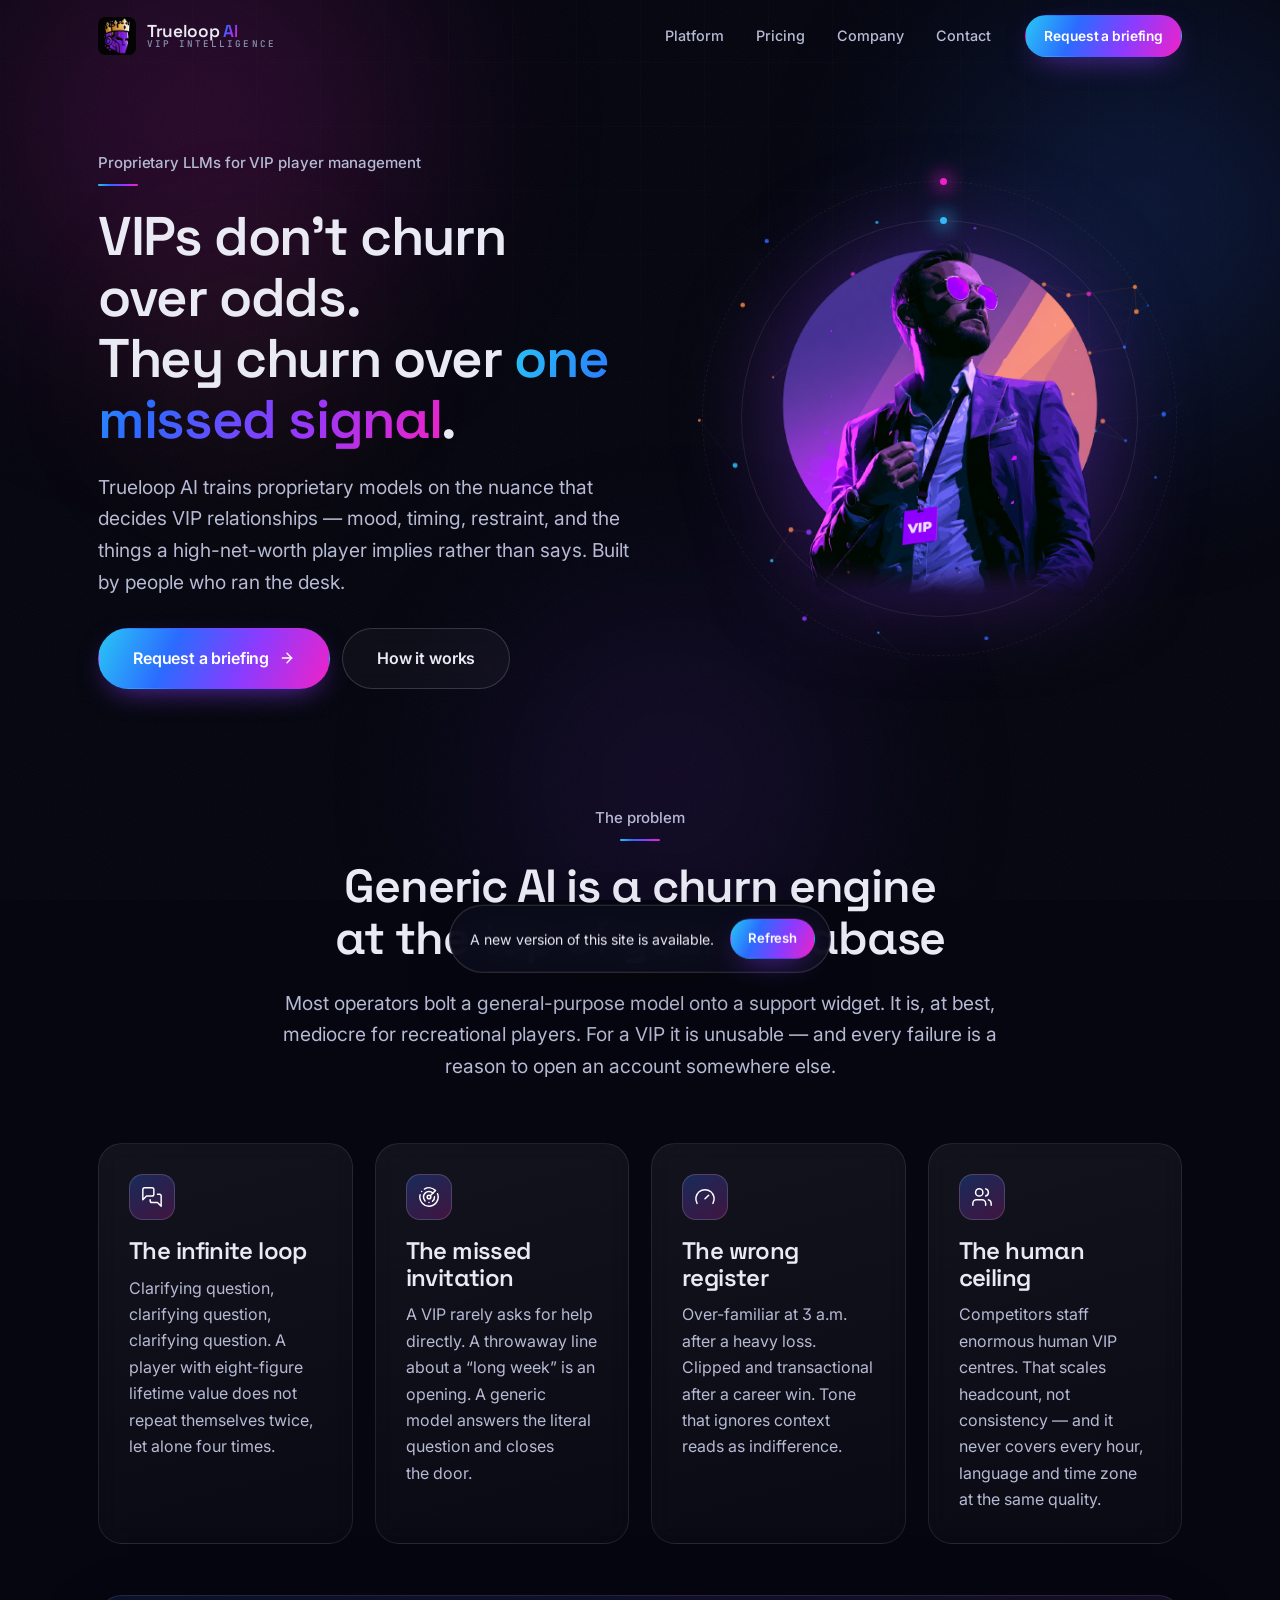
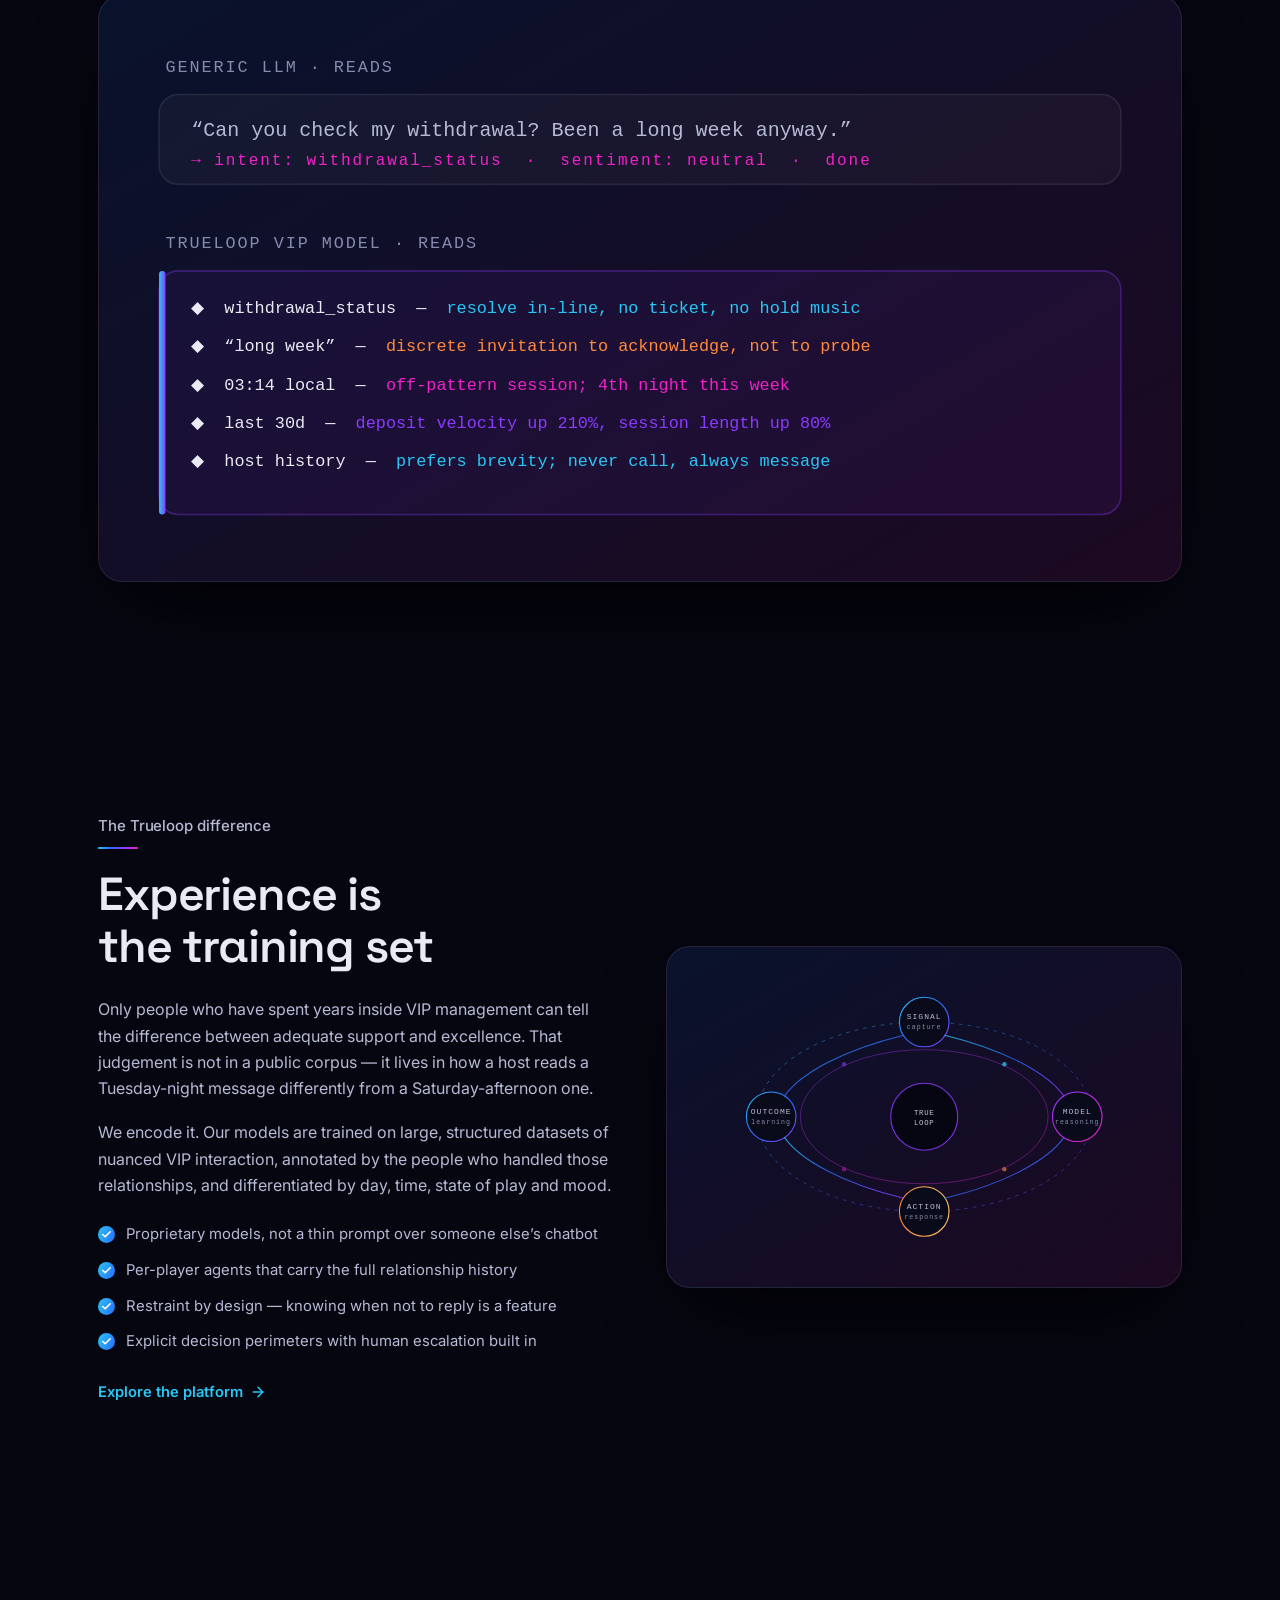
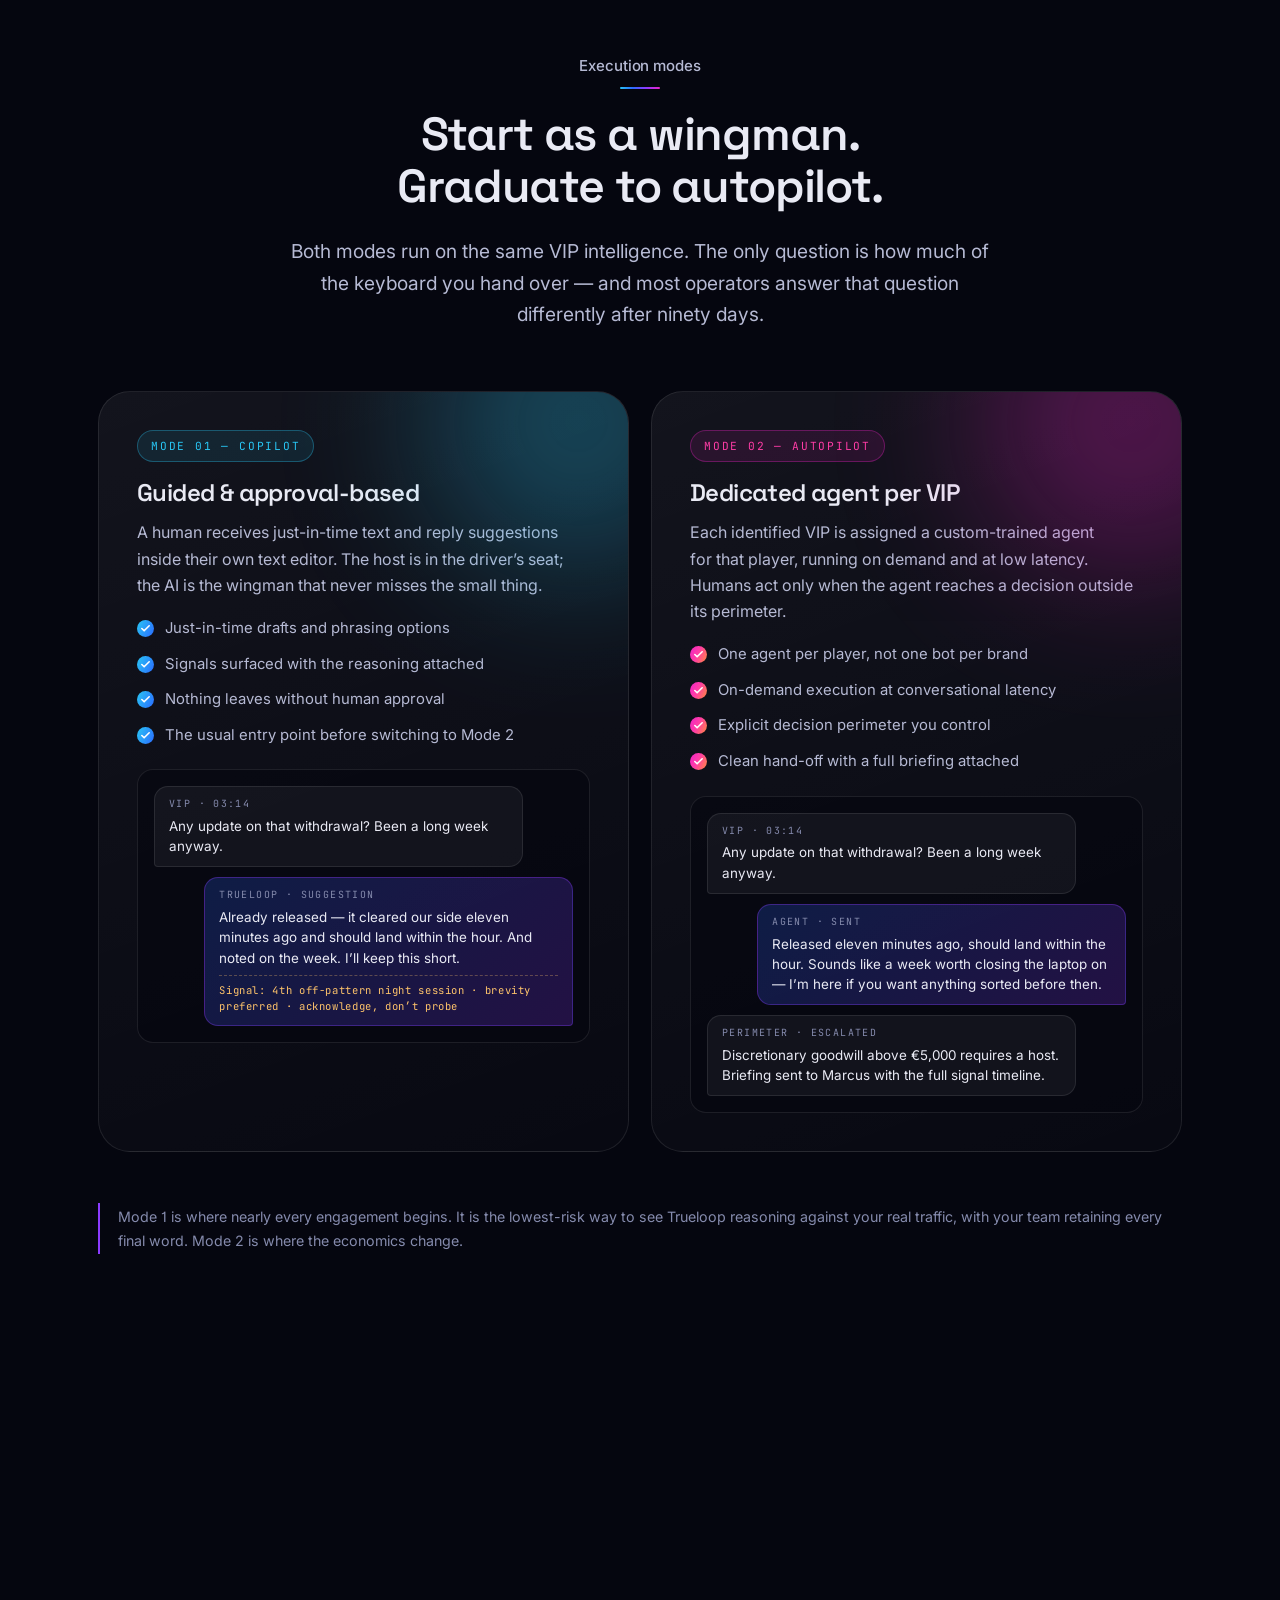
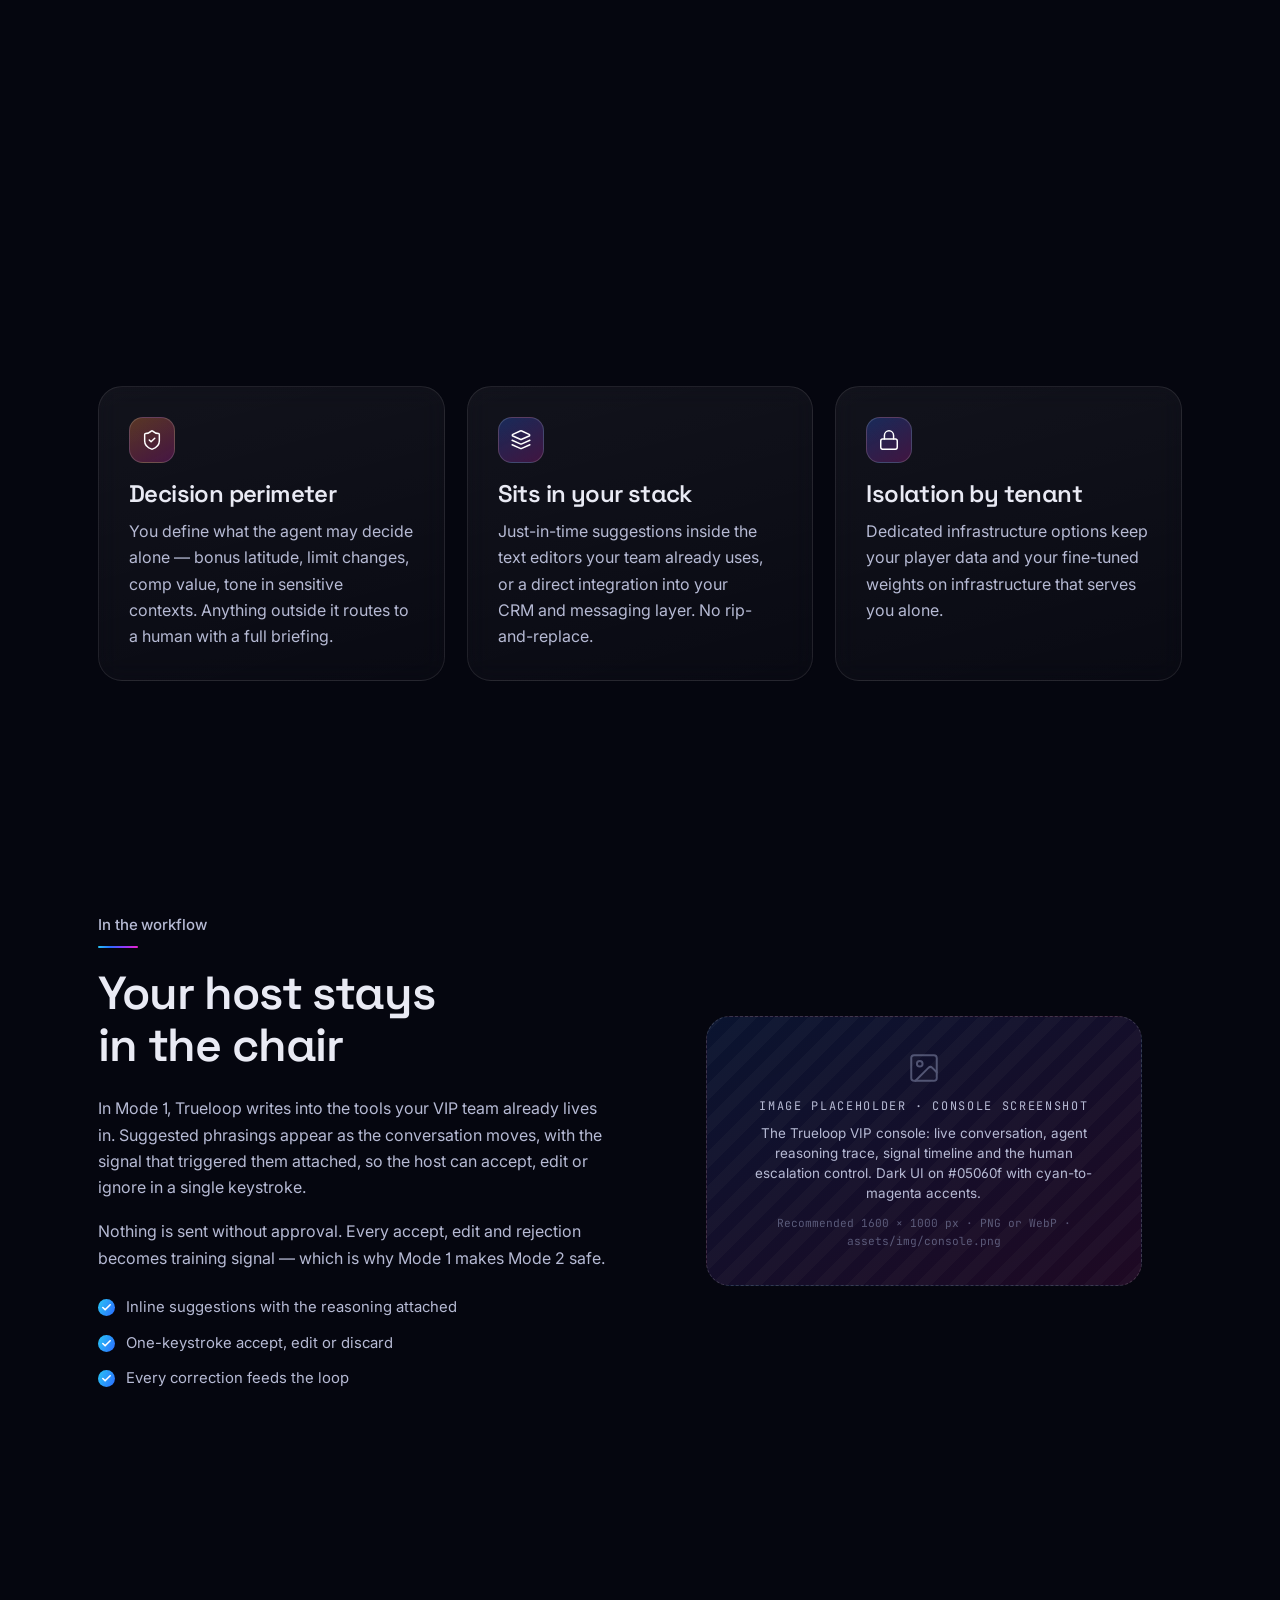
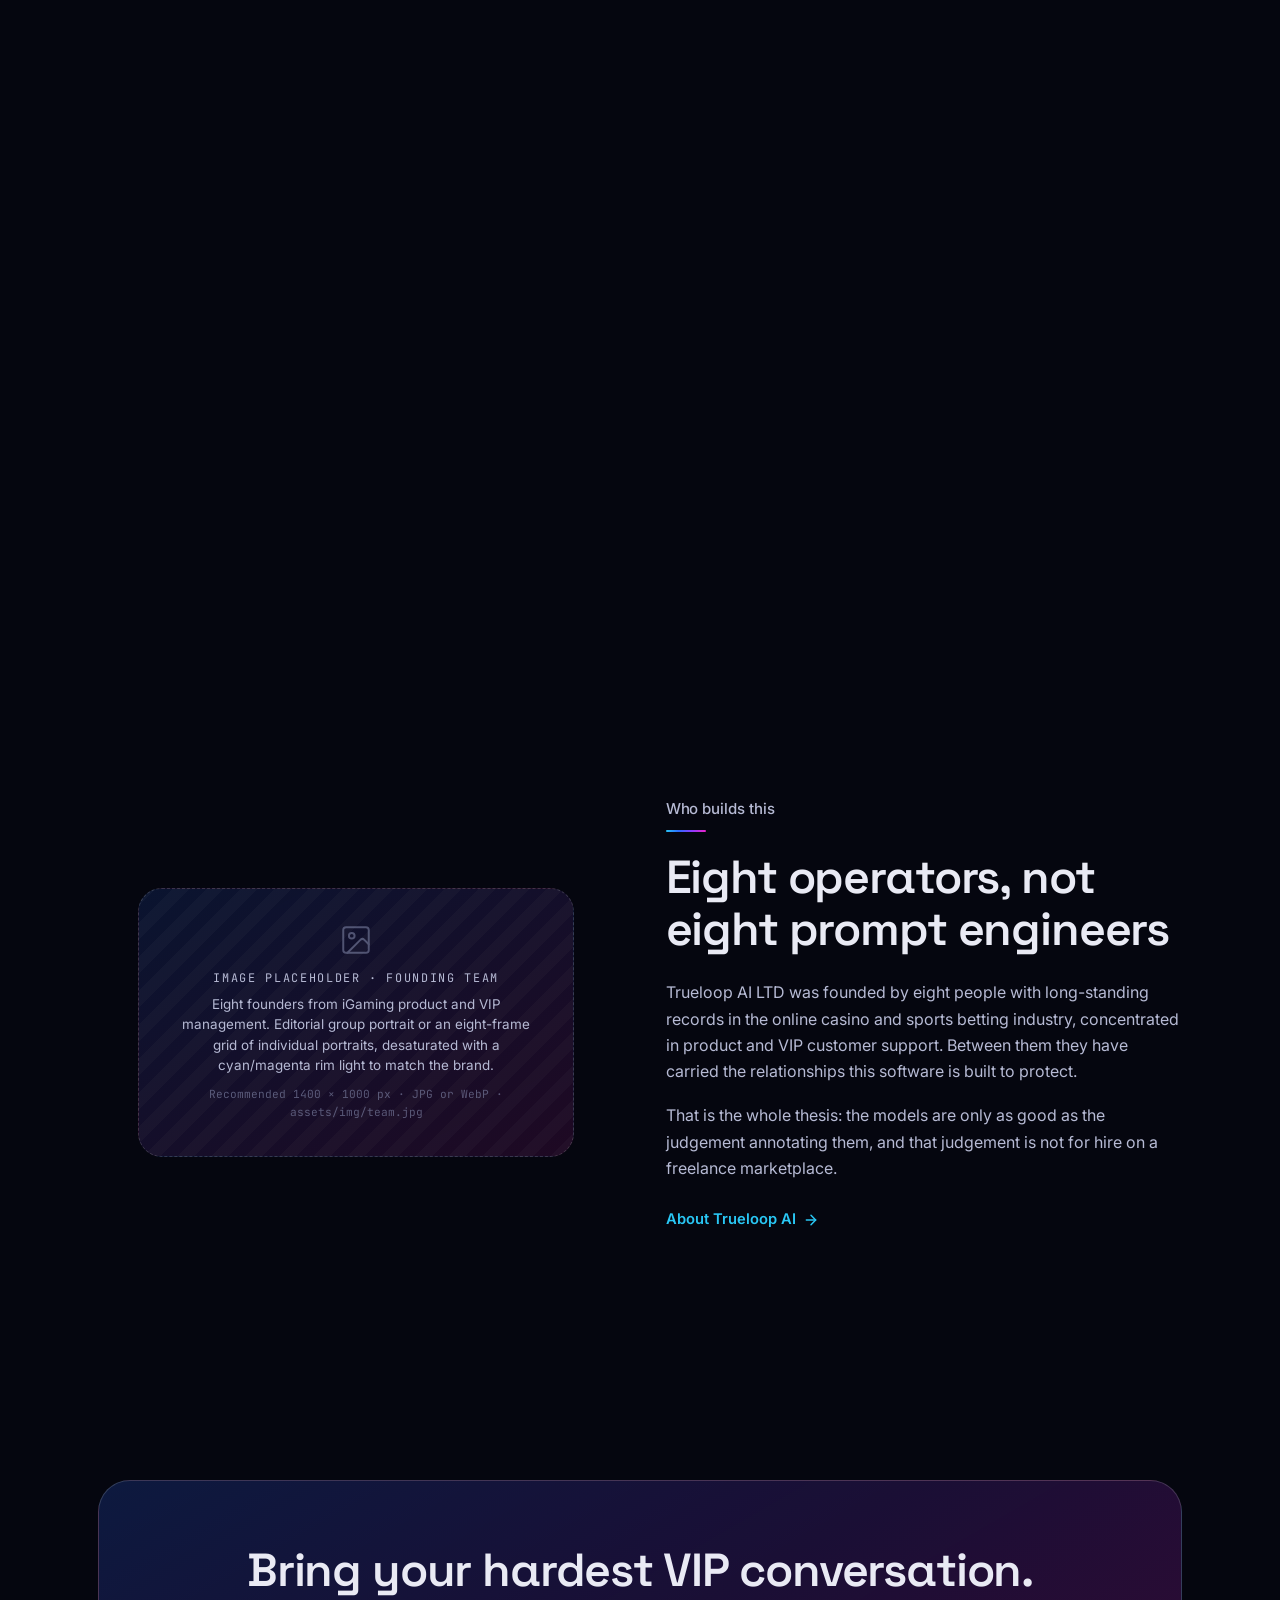
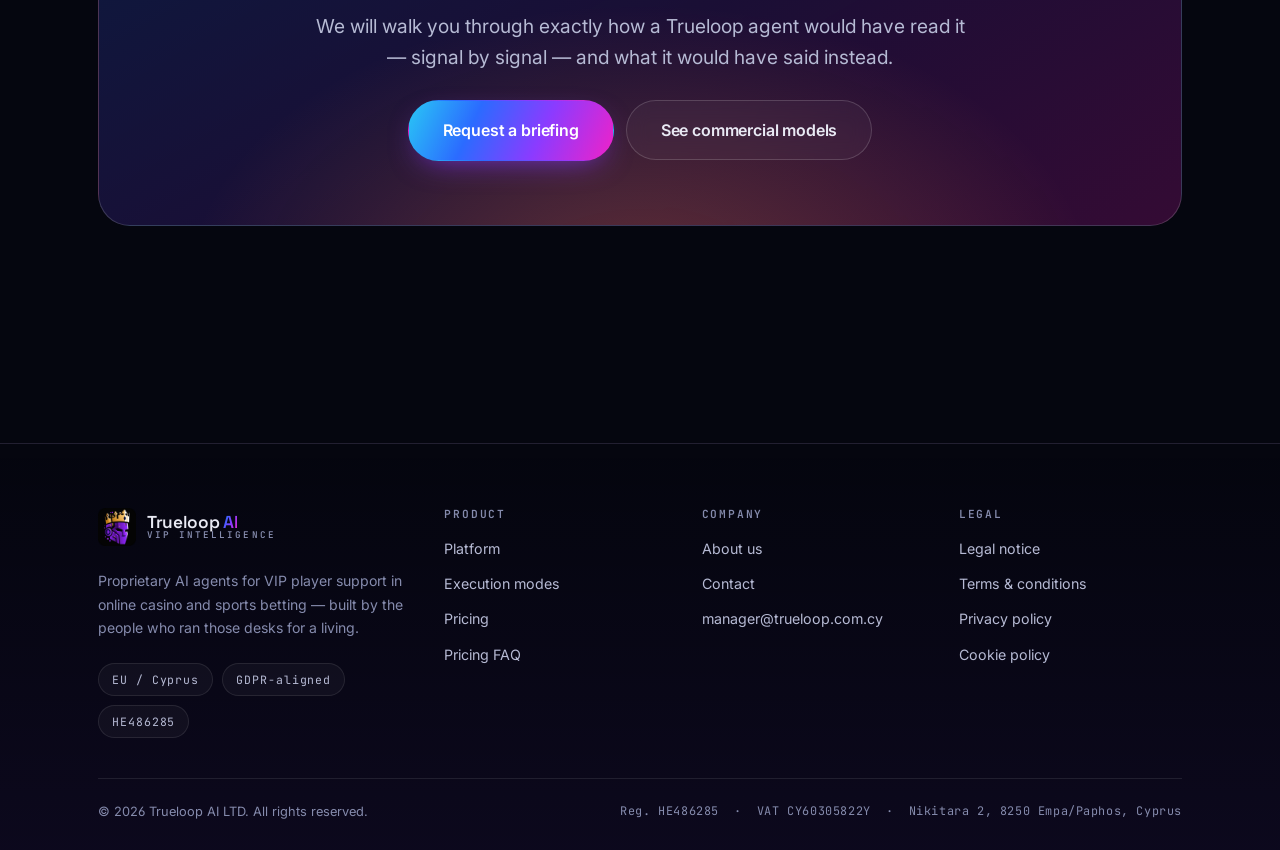
<file: index.html>
<!DOCTYPE html>
<html lang="en" dir="ltr">
<head>

<script async src="https://www.googletagmanager.com/gtag/js?id=G-VWPJXX7WSG"></script>
<script>
  window.dataLayer = window.dataLayer || [];
  function gtag(){dataLayer.push(arguments);}
  gtag('js', new Date());

  gtag('config', 'G-VWPJXX7WSG');
</script>
<meta charset="utf-8">
<meta name="viewport" content="width=device-width, initial-scale=1, viewport-fit=cover">

<title>Trueloop AI — VIP-Grade AI for iGaming Player Support</title>
<meta name="description" content="Trueloop AI builds proprietary language models trained by veteran iGaming VIP managers, so high-net-worth casino and sportsbook players get support that reads mood, timing and intent — not generic chatbot replies.">
<meta name="author" content="Trueloop AI LTD">
<meta name="keywords" content="VIP player support, iGaming AI, online casino AI, sportsbook VIP management, AI agents, player retention, high roller support, LLM, Cyprus">
<meta name="robots" content="index, follow, max-image-preview:large, max-snippet:-1">
<meta name="theme-color" content="#05060f">
<meta name="color-scheme" content="dark">

<!-- ======================================================================
     THE ONLY ABSOLUTE URLs ON THIS SITE.
     Social scrapers do not execute JavaScript and reject relative image
     URLs, so the canonical link and the og:/twitter: tags below must be
     literal. Everything else - assets, routes, icons, the manifest, the
     service worker and the structured data - is relative and moves with
     the site. If the site changes domain, edit only this block.
     ====================================================================== -->
<link rel="canonical" href="https://trueloop.com.cy/">

<!-- ====== Open Graph ====== -->
<meta property="og:type" content="website">
<meta property="og:site_name" content="Trueloop AI">
<meta property="og:locale" content="en_GB">
<meta property="og:url" content="https://trueloop.com.cy/">
<meta property="og:title" content="Trueloop AI — VIP-Grade AI for iGaming Player Support">
<meta property="og:description" content="Proprietary AI agents trained by veteran VIP managers. Built for the players who can afford to leave — and the operators who cannot afford to lose them.">
<meta property="og:image" content="https://trueloop.com.cy/assets/img/og-image.png">
<meta property="og:image:secure_url" content="https://trueloop.com.cy/assets/img/og-image.png">
<meta property="og:image:type" content="image/png">
<meta property="og:image:width" content="1200">
<meta property="og:image:height" content="630">
<meta property="og:image:alt" content="Trueloop AI — VIP-grade artificial intelligence for iGaming player support">

<!-- ====== Twitter / X ====== -->
<meta name="twitter:card" content="summary_large_image">
<meta name="twitter:title" content="Trueloop AI — VIP-Grade AI for iGaming Player Support">
<meta name="twitter:description" content="Proprietary AI agents trained by veteran VIP managers. Built for the players who can afford to leave — and the operators who cannot afford to lose them.">
<meta name="twitter:image" content="https://trueloop.com.cy/assets/img/og-image.png">
<meta name="twitter:image:alt" content="Trueloop AI — VIP-grade artificial intelligence for iGaming player support">

<!-- ====== Icons / PWA ====== -->
<link rel="manifest" href="./manifest.json">
<link rel="icon" href="./favicon.ico" sizes="any">
<link rel="icon" type="image/png" sizes="32x32" href="./assets/icons/favicon-32x32.png">
<link rel="icon" type="image/png" sizes="16x16" href="./assets/icons/favicon-16x16.png">
<link rel="icon" type="image/png" sizes="96x96" href="./assets/icons/favicon-96x96.png">
<link rel="apple-touch-icon" href="./assets/icons/apple-icon-180x180.png">
<link rel="apple-touch-icon" sizes="152x152" href="./assets/icons/apple-icon-152x152.png">
<link rel="apple-touch-icon" sizes="144x144" href="./assets/icons/apple-icon-144x144.png">
<link rel="apple-touch-icon" sizes="120x120" href="./assets/icons/apple-icon-120x120.png">
<link rel="mask-icon" href="./assets/icons/favicon-32x32.png" color="#8b3bff">
<meta name="apple-mobile-web-app-capable" content="yes">
<meta name="apple-mobile-web-app-status-bar-style" content="black-translucent">
<meta name="apple-mobile-web-app-title" content="Trueloop AI">
<meta name="mobile-web-app-capable" content="yes">
<meta name="application-name" content="Trueloop AI">
<meta name="msapplication-TileColor" content="#05060f">
<meta name="msapplication-config" content="./browserconfig.xml">

<!-- ====== Fonts ====== -->
<link rel="preconnect" href="https://fonts.googleapis.com">
<link rel="preconnect" href="https://fonts.gstatic.com" crossorigin>
<link rel="stylesheet" href="https://fonts.googleapis.com/css2?family=Inter:wght@400;500;600;700&family=Space+Grotesk:wght@500;600;700&family=JetBrains+Mono:wght@400;500&display=swap">

<link rel="preload" as="image" href="./assets/logo/hero-vip.png"
      imagesrcset="./assets/logo/hero-vip-400.png 400w, ./assets/logo/hero-vip.png 792w"
      imagesizes="(min-width: 800px) 385px, 74vw" fetchpriority="high">
<link rel="stylesheet" href="./assets/css/styles.css">

<!-- ====== Structured data ====== -->
<script type="application/ld+json">
{
  "@context": "https://schema.org",
  "@type": "Organization",
  "@id": "#organization",
  "name": "Trueloop AI LTD",
  "alternateName": "Trueloop AI",
  "url": "./",
  "logo": "./assets/icons/ms-icon-310x310.png",
  "image": "./assets/img/og-image.png",
  "email": "manager@trueloop.com.cy",
  "description": "Trueloop AI trains proprietary large language models for VIP player support in the online casino and sports betting industry.",
  "foundingDate": "2025",
  "address": {
    "@type": "PostalAddress",
    "streetAddress": "Nikitara 2",
    "postalCode": "8250",
    "addressLocality": "Empa, Paphos",
    "addressCountry": "CY"
  },
  "vatID": "CY60305822Y",
  "identifier": "HE486285",
  "founder": { "@type": "Person", "name": "Andre Haneberg" },
  "knowsAbout": ["VIP player management", "iGaming", "Artificial intelligence", "Large language models", "Customer retention"]
}
</script>
</head>

<body>

<div class="bg-layer" aria-hidden="true">
  <div class="aurora a1"></div>
  <div class="aurora a2"></div>
  <div class="aurora a3"></div>
  <div class="aurora a4"></div>
</div>
<div class="bg-noise" aria-hidden="true"></div>

<a class="skip-link" href="#main">Skip to content</a>

<div class="offline-bar" id="offlineBar" hidden>You are offline — showing the last cached version of this site.</div>

<header class="site-header" id="siteHeader">
  <div class="wrap">
    <nav class="nav" aria-label="Primary">
      <a class="brand" href="#/" aria-label="Trueloop AI — home">
        <img src="./assets/icons/android-icon-96x96.png"
             srcset="./assets/icons/android-icon-96x96.png 96w, ./assets/icons/android-icon-192x192.png 192w"
             sizes="38px" alt="" width="38" height="38">
        <span class="brand-text">
          Trueloop<span class="grad-text"> AI</span>
          <span class="brand-sub">VIP Intelligence</span>
        </span>
      </a>

      <button class="nav-toggle" id="navToggle" aria-expanded="false" aria-controls="navLinks" aria-label="Toggle navigation menu">
        <span></span><span></span><span></span>
      </button>

      <ul class="nav-links" id="navLinks">
        <li><a href="#/platform" data-nav="/platform">Platform</a></li>
        <li><a href="#/pricing" data-nav="/pricing">Pricing</a></li>
        <li><a href="#/company" data-nav="/company">Company</a></li>
        <li><a href="#/contact" data-nav="/contact">Contact</a></li>
        <li class="mobile-cta"><a class="btn btn--sm" href="#/contact">Request a briefing</a></li>
      </ul>

      <a class="btn btn--sm nav-cta" href="#/contact">Request a briefing</a>
    </nav>
  </div>
</header>

<main id="main" tabindex="-1"></main>

<footer class="site-footer">
  <div class="wrap">
    <div class="footer-grid">
      <div class="footer-brand">
        <a class="brand" href="#/" aria-label="Trueloop AI — home">
          <img src="./assets/icons/android-icon-96x96.png"
             srcset="./assets/icons/android-icon-96x96.png 96w, ./assets/icons/android-icon-192x192.png 192w"
             sizes="38px" alt="" width="38" height="38">
          <span class="brand-text">
            Trueloop<span class="grad-text"> AI</span>
            <span class="brand-sub">VIP Intelligence</span>
          </span>
        </a>
        <p>Proprietary AI agents for VIP player support in online casino and sports betting — built by the people who ran those desks for a living.</p>
        <div class="pill-row mt-md">
          <span class="pill">EU / Cyprus</span>
          <span class="pill">GDPR-aligned</span>
          <span class="pill">HE486285</span>
        </div>
      </div>

      <div class="footer-col">
        <h4>Product</h4>
        <ul>
          <li><a href="#/platform">Platform</a></li>
          <li><a href="#/platform#modes">Execution modes</a></li>
          <li><a href="#/pricing">Pricing</a></li>
          <li><a href="#/pricing#faq">Pricing FAQ</a></li>
        </ul>
      </div>

      <div class="footer-col">
        <h4>Company</h4>
        <ul>
          <li><a href="#/company">About us</a></li>
          <li><a href="#/contact">Contact</a></li>
          <li><a href="mailto:manager@trueloop.com.cy">manager@trueloop.com.cy</a></li>
        </ul>
      </div>

      <div class="footer-col">
        <h4>Legal</h4>
        <ul>
          <li><a href="#/legal-notice">Legal notice</a></li>
          <li><a href="#/terms">Terms &amp; conditions</a></li>
          <li><a href="#/privacy">Privacy policy</a></li>
          <li><a href="#/cookies">Cookie policy</a></li>
        </ul>
      </div>
    </div>

    <div class="footer-bottom">
      <span>&copy; <span id="year">2026</span> Trueloop AI LTD. All rights reserved.</span>
      <span class="reg">Reg. HE486285 &nbsp;·&nbsp; VAT CY60305822Y &nbsp;·&nbsp; Nikitara 2, 8250 Empa/Paphos, Cyprus</span>
    </div>
  </div>
</footer>

<div class="toast" id="updateToast" role="status" aria-live="polite">
  <span>A new version of this site is available.</span>
  <button class="btn btn--sm" id="updateBtn" type="button">Refresh</button>
</div>

<noscript>
  <div class="wrap section">
    <h1>Trueloop AI — VIP-grade AI for iGaming player support</h1>
    <p>Trueloop AI LTD trains proprietary large language models on nuanced VIP-management data so online casino and
       sportsbook operators can deliver support that meets the expectations of high-net-worth players.</p>
    <p>This site uses JavaScript for navigation. Please enable JavaScript, or contact us directly at
       <a href="mailto:manager@trueloop.com.cy">manager@trueloop.com.cy</a>.</p>
    <p>Trueloop AI LTD · Nikitara 2, 8250 Empa/Paphos, Cyprus · Reg. HE486285 · VAT CY60305822Y</p>
  </div>
</noscript>

<script src="./assets/js/content.js"></script>
<script src="./assets/js/legal.js"></script>
<script src="./assets/js/app.js"></script>
</body>
</html>
</file>
<file: assets/css/styles.css>
/* ==========================================================================
   Trueloop AI — Design System
   Palette derived from assets/logo/logo.png
   ========================================================================== */

:root {
  /* Base */
  --bg:            #05060f;
  --bg-elev:       #0a0b1a;
  --bg-elev-2:     #10122a;
  --surface:       rgba(255, 255, 255, 0.035);
  --surface-2:     rgba(255, 255, 255, 0.06);
  --border:        rgba(255, 255, 255, 0.09);
  --border-strong: rgba(255, 255, 255, 0.16);

  /* Brand — pulled from the logo */
  --cyan:    #29c7f5;
  --blue:    #2b6bff;
  --violet:  #8b3bff;
  --magenta: #f022c8;
  --pink:    #ff3da6;
  --orange:  #ff8a3c;
  --gold:    #ffc46b;

  /* Text */
  --text:        #e9eaf4;
  --text-dim:    #b6bad4;
  --text-muted:  #858bad;

  /* Gradients */
  --grad-brand:  linear-gradient(115deg, var(--cyan) 0%, var(--blue) 32%, var(--violet) 64%, var(--magenta) 100%);
  --grad-warm:   linear-gradient(115deg, var(--magenta) 0%, var(--pink) 45%, var(--orange) 100%);
  --grad-cool:   linear-gradient(115deg, var(--cyan) 0%, var(--blue) 100%);
  --grad-crown:  linear-gradient(115deg, var(--orange) 0%, var(--gold) 100%);

  /* Geometry */
  --r-sm: 10px;
  --r-md: 16px;
  --r-lg: 24px;
  --r-xl: 32px;
  --r-pill: 999px;

  --maxw: 1180px;
  --gut: clamp(20px, 5vw, 48px);

  /* Motion */
  --ease: cubic-bezier(0.22, 1, 0.36, 1);

  --shadow-lg: 0 30px 80px -30px rgba(0, 0, 0, 0.9);
  --glow-blue: 0 0 60px -12px rgba(43, 107, 255, 0.55);
  --glow-mag:  0 0 60px -12px rgba(240, 34, 200, 0.45);

  --font-sans: "Inter", system-ui, -apple-system, "Segoe UI", Roboto, Helvetica, Arial, sans-serif;
  --font-display: "Space Grotesk", "Inter", system-ui, -apple-system, "Segoe UI", sans-serif;
  --font-mono: "JetBrains Mono", ui-monospace, SFMono-Regular, "SF Mono", Menlo, Consolas, monospace;
}

/* ---------- Reset ---------- */
*, *::before, *::after { box-sizing: border-box; }

html {
  scroll-behavior: smooth;
  -webkit-text-size-adjust: 100%;
}
@media (prefers-reduced-motion: reduce) {
  html { scroll-behavior: auto; }
  *, *::before, *::after {
    animation-duration: 0.001ms !important;
    animation-iteration-count: 1 !important;
    transition-duration: 0.001ms !important;
  }
}

body {
  margin: 0;
  background: var(--bg);
  color: var(--text);
  font-family: var(--font-sans);
  font-size: 16px;
  line-height: 1.65;
  -webkit-font-smoothing: antialiased;
  -moz-osx-font-smoothing: grayscale;
  overflow-x: hidden;
  font-feature-settings: "ss01", "cv01";
}

img, svg, canvas { max-width: 100%; display: block; }
a { color: inherit; text-decoration: none; }
button, input, select, textarea { font: inherit; color: inherit; }

::selection { background: rgba(240, 34, 200, 0.35); color: #fff; }

:focus-visible {
  outline: 2px solid var(--cyan);
  outline-offset: 3px;
  border-radius: 4px;
}

/* Scrollbar */
::-webkit-scrollbar { width: 10px; height: 10px; }
::-webkit-scrollbar-track { background: var(--bg); }
::-webkit-scrollbar-thumb {
  background: linear-gradient(var(--violet), var(--blue));
  border-radius: 99px;
  border: 2px solid var(--bg);
}

/* ---------- Ambient background ---------- */
.bg-layer {
  position: fixed;
  inset: 0;
  z-index: -2;
  pointer-events: none;
  overflow: hidden;
}
.bg-layer::before {
  /* fine grid */
  content: "";
  position: absolute;
  inset: -50%;
  background-image:
    linear-gradient(rgba(255, 255, 255, 0.035) 1px, transparent 1px),
    linear-gradient(90deg, rgba(255, 255, 255, 0.035) 1px, transparent 1px);
  background-size: 64px 64px;
  mask-image: radial-gradient(ellipse 70% 60% at 50% 25%, #000 0%, transparent 75%);
  -webkit-mask-image: radial-gradient(ellipse 70% 60% at 50% 25%, #000 0%, transparent 75%);
  opacity: 0.5;
}
.aurora {
  position: absolute;
  border-radius: 50%;
  filter: blur(90px);
  opacity: 0.4;
  will-change: transform;
}
.aurora.a1 { width: 55vw; height: 55vw; top: -18vw; left: -12vw; background: radial-gradient(circle, rgba(240,34,200,0.55), transparent 65%); animation: drift1 26s var(--ease) infinite alternate; }
.aurora.a2 { width: 50vw; height: 50vw; top: -8vw; right: -14vw; background: radial-gradient(circle, rgba(43,107,255,0.6), transparent 65%); animation: drift2 32s var(--ease) infinite alternate; }
.aurora.a3 { width: 45vw; height: 45vw; top: 55vh; left: 30vw; background: radial-gradient(circle, rgba(139,59,255,0.4), transparent 65%); animation: drift3 38s var(--ease) infinite alternate; }
.aurora.a4 { width: 26vw; height: 26vw; top: 22vh; left: 6vw; background: radial-gradient(circle, rgba(255,138,60,0.28), transparent 65%); animation: drift1 30s var(--ease) infinite alternate-reverse; }

@keyframes drift1 { to { transform: translate3d(8vw, 8vh, 0) scale(1.2); } }
@keyframes drift2 { to { transform: translate3d(-10vw, 12vh, 0) scale(1.15); } }
@keyframes drift3 { to { transform: translate3d(-14vw, -10vh, 0) scale(1.25); } }

.bg-noise {
  position: fixed;
  inset: 0;
  z-index: -1;
  pointer-events: none;
  opacity: 0.035;
  background-image: url("data:image/svg+xml,%3Csvg xmlns='http://www.w3.org/2000/svg' width='160' height='160'%3E%3Cfilter id='n'%3E%3CfeTurbulence type='fractalNoise' baseFrequency='0.85' numOctaves='3'/%3E%3C/filter%3E%3Crect width='100%25' height='100%25' filter='url(%23n)'/%3E%3C/svg%3E");
}

/* ---------- Layout helpers ---------- */
.wrap {
  width: 100%;
  max-width: var(--maxw);
  margin-inline: auto;
  padding-inline: var(--gut);
}
.section { padding-block: clamp(64px, 9vw, 130px); position: relative; }
.hero + .section { padding-top: clamp(48px, 5vw, 72px); }
.section--tight { padding-block: clamp(48px, 6vw, 80px); }

.skip-link {
  position: absolute;
  left: -9999px;
  top: 0;
  z-index: 200;
  background: var(--blue);
  color: #fff;
  padding: 12px 20px;
  border-radius: 0 0 var(--r-sm) 0;
}
.skip-link:focus { left: 0; }

/* ---------- Typography ---------- */
h1, h2, h3, h4 {
  font-family: var(--font-display);
  font-weight: 600;
  line-height: 1.12;
  letter-spacing: -0.025em;
  margin: 0 0 0.5em;
  text-wrap: balance;
}
h1 { font-size: clamp(2.4rem, 6vw, 4.2rem); }
h2 { font-size: clamp(1.85rem, 4vw, 2.9rem); }
h3 { font-size: clamp(1.18rem, 2vw, 1.5rem); }
h4 { font-size: 1.02rem; letter-spacing: -0.01em; }
p { margin: 0 0 1.1em; color: var(--text-dim); text-wrap: pretty; }

.grad-text {
  background: var(--grad-brand);
  -webkit-background-clip: text;
  background-clip: text;
  color: transparent;
}
.grad-text--warm { background-image: var(--grad-warm); }

/* Section introducer: a plain sentence-case label with a short gradient rule
   beneath it. No pill, no badge, no tracked capitals.
   inline-block so the box shrinks to the label, which lets text-align centre
   it inside .section-head.center. */
.eyebrow {
  display: inline-block;
  margin: 0 0 20px;
  font-size: 0.94rem;
  font-weight: 500;
  letter-spacing: -0.005em;
  color: var(--text-dim);
}
.eyebrow::after {
  content: "";
  display: block;
  width: 40px;
  height: 2px;
  margin-top: 8px;
  border-radius: 2px;
  background: var(--grad-brand);
}
.eyebrow--warm::after { background: var(--grad-warm); }

.lede { font-size: clamp(1.02rem, 1.6vw, 1.2rem); color: var(--text-dim); max-width: 62ch; }
.section-head { max-width: 720px; margin-bottom: clamp(36px, 5vw, 60px); }
.section-head.center { margin-inline: auto; text-align: center; }
.section-head.center .eyebrow::after { margin-inline: auto; }

/* ---------- Buttons ---------- */
.btn {
  --btn-bg: var(--grad-brand);
  display: inline-flex;
  align-items: center;
  justify-content: center;
  gap: 10px;
  padding: 13px 26px;
  border-radius: var(--r-pill);
  border: 1px solid transparent;
  font-weight: 600;
  font-size: 0.94rem;
  letter-spacing: -0.01em;
  cursor: pointer;
  position: relative;
  isolation: isolate;
  transition: transform 0.25s var(--ease), box-shadow 0.25s var(--ease), background-color 0.25s var(--ease), border-color 0.25s var(--ease);
  background: var(--btn-bg);
  color: #fff;
  box-shadow: 0 10px 30px -12px rgba(139, 59, 255, 0.8);
  white-space: nowrap;
}
.btn:hover { transform: translateY(-2px); box-shadow: 0 18px 40px -14px rgba(139, 59, 255, 0.95); }
.btn:active { transform: translateY(0); }

.btn--ghost {
  background: var(--surface);
  border-color: var(--border-strong);
  box-shadow: none;
  backdrop-filter: blur(10px);
  color: var(--text);
}
.btn--ghost:hover { background: var(--surface-2); border-color: rgba(255,255,255,0.3); box-shadow: none; }

.btn--sm { padding: 9px 18px; font-size: 0.86rem; }
.btn--lg { padding: 16px 34px; font-size: 1rem; }
.btn--block { width: 100%; }

.link-arrow {
  display: inline-flex;
  align-items: center;
  gap: 7px;
  font-weight: 600;
  font-size: 0.92rem;
  color: var(--cyan);
  transition: gap 0.25s var(--ease);
}
.link-arrow:hover { gap: 12px; }

/* ---------- Header ---------- */
.site-header {
  position: sticky;
  top: 0;
  z-index: 100;
  transition: background-color 0.3s var(--ease), border-color 0.3s var(--ease), backdrop-filter 0.3s;
  border-bottom: 1px solid transparent;
}
.site-header.is-stuck {
  background: rgba(5, 6, 15, 0.72);
  backdrop-filter: blur(18px) saturate(160%);
  -webkit-backdrop-filter: blur(18px) saturate(160%);
  border-bottom-color: var(--border);
}
.nav {
  display: flex;
  align-items: center;
  gap: 20px;
  height: 72px;
}
.brand {
  display: inline-flex;
  align-items: center;
  gap: 11px;
  font-family: var(--font-display);
  font-weight: 600;
  font-size: 1.08rem;
  letter-spacing: -0.02em;
  margin-right: auto;
  flex-shrink: 0;
}
.brand img {
  width: 38px; height: 38px;
  /* The icon art carries its own rounded corners and ground, so no CSS frame
     here - a border at a different radius would float off the artwork. */
}
.brand .brand-sub {
  font-family: var(--font-mono);
  font-size: 0.58rem;
  letter-spacing: 0.22em;
  color: var(--text-muted);
  display: block;
  margin-top: -3px;
  text-transform: uppercase;
}
.brand-text { line-height: 1.15; }

.nav-links {
  display: flex;
  align-items: center;
  gap: 4px;
  list-style: none;
  margin: 0;
  padding: 0;
}
.nav-links a {
  display: block;
  padding: 8px 14px;
  border-radius: var(--r-pill);
  font-size: 0.9rem;
  font-weight: 500;
  color: var(--text-dim);
  transition: color 0.2s, background-color 0.2s;
}
.nav-links a:hover { color: var(--text); background: var(--surface); }
.nav-links a.is-active { color: var(--text); background: var(--surface-2); }

.nav-cta { flex-shrink: 0; }

/* The in-menu CTA belongs to the mobile dropdown only. Above 900px the
   standalone .nav-cta button is the one that shows. */
.nav-links .mobile-cta { display: none; }

.nav-toggle {
  display: none;
  width: 42px; height: 42px;
  border-radius: 12px;
  border: 1px solid var(--border);
  background: var(--surface);
  cursor: pointer;
  align-items: center;
  justify-content: center;
  flex-direction: column;
  gap: 5px;
}
.nav-toggle span {
  display: block;
  width: 17px; height: 1.6px;
  background: var(--text);
  border-radius: 2px;
  transition: transform 0.3s var(--ease), opacity 0.2s;
}
.nav-toggle[aria-expanded="true"] span:nth-child(1) { transform: translateY(6.6px) rotate(45deg); }
.nav-toggle[aria-expanded="true"] span:nth-child(2) { opacity: 0; }
.nav-toggle[aria-expanded="true"] span:nth-child(3) { transform: translateY(-6.6px) rotate(-45deg); }

@media (max-width: 900px) {
  .nav-toggle { display: flex; }
  .nav-cta { display: none; }
  .nav-links {
    position: fixed;
    inset: 72px 0 auto;
    flex-direction: column;
    align-items: stretch;
    gap: 2px;
    padding: 16px var(--gut) 28px;
    background: rgba(5, 6, 15, 0.96);
    backdrop-filter: blur(20px);
    border-bottom: 1px solid var(--border);
    transform: translateY(-12px);
    opacity: 0;
    visibility: hidden;
    transition: opacity 0.25s var(--ease), transform 0.25s var(--ease), visibility 0.25s;
    max-height: calc(100dvh - 72px);
    overflow-y: auto;
  }
  .nav-links.is-open { opacity: 1; transform: none; visibility: visible; }
  .nav-links a { padding: 13px 14px; font-size: 1rem; }
  .nav-links .mobile-cta { display: block; margin-top: 10px; }
  .nav-links .mobile-cta .btn { width: 100%; }
}

/* ---------- Hero ---------- */
.hero {
  position: relative;
  /* Less padding at the foot than the head: the section that follows brings
     its own top padding, and the two used to compound into a ~290px void. */
  padding-block: clamp(56px, 9vw, 104px) clamp(40px, 4vw, 56px);
  overflow: hidden;
}
.hero-grid {
  display: grid;
  grid-template-columns: minmax(0, 1.05fr) minmax(0, 0.95fr);
  gap: clamp(32px, 5vw, 64px);
  align-items: center;
}
@media (max-width: 940px) {
  .hero-grid { grid-template-columns: 1fr; }
  /* DOM order is text then visual, which is what we want when stacked: the
     headline should open the page, not the image. (No `order` override here.) */
  .hero-visual { margin-top: 8px; }
}
.hero h1 { margin-bottom: 22px; }
.hero .lede { margin-bottom: 30px; }

/* Above 940px the hero splits in two, so the headline no longer has the viewport
   to fill - it has a 420-535px column. The global `h1 { clamp(2.4rem, 6vw,
   4.2rem) }` goes on scaling with the viewport regardless, so on a 1080p screen
   it sat at its 67px cap inside a 536px column: the headline broke over five
   lines, stood 376px tall, and pushed the lede and the CTAs past the fold on any
   viewport shorter than ~840px (1080p at 125% display scaling, or any 1280x800
   laptop). Re-cap it against the column it actually occupies. 4.6vw reaches
   3.4rem exactly where .wrap stops growing (1180px), so the ramp and the cap
   meet without a step. Below 941px the hero stacks, the column is full-bleed
   again and the global rule is the right one - hence scoped, not global. */
@media (min-width: 941px) {
  .hero h1 { font-size: clamp(2.2rem, 4.6vw, 3.4rem); }
  /* The other half of that overflow: 104px of head padding under a 73px sticky
     header. Short viewports cannot spare it, wide ones do not miss it. */
  .hero { padding-block: clamp(48px, 6vw, 76px) clamp(40px, 4vw, 56px); }
}
.hero-actions { display: flex; flex-wrap: wrap; gap: 12px; }

.hero-visual {
  position: relative;
  aspect-ratio: 1;
  max-width: 520px;
  margin-inline: auto;
  width: 100%;
  display: grid;
  place-items: center;
  /* As a grid item, this box's automatic minimum size is its content height.
     Without this, a tall child wins over aspect-ratio and the box stops being
     square - which turns the rings into ovals. */
  min-height: 0;
}
.hero-visual canvas { position: absolute; inset: 0; width: 100%; height: 100%; }
.hero-logo {
  position: relative;
  width: 74%;
  /* height/align-self are load-bearing: a grid item defaults to stretch, which
     forces the height to the row and squashes the artwork, because the initial
     object-fit is `fill`. Keep all three. */
  height: auto;
  align-self: center;
  justify-self: center;
  object-fit: contain;
  /* No clip or mask: the artwork's flat navy ground is keyed out in the asset
     itself, so the circle keeps a crisp edge and the figure breaking out of it
     survives whole. The glow follows that real silhouette. */
  filter: drop-shadow(0 0 55px rgba(139, 59, 255, 0.4));
  animation: float 7s ease-in-out infinite;
}
@keyframes float { 50% { transform: translateY(-14px); } }

.hero-ring {
  position: absolute;
  border-radius: 50%;
  border: 1px solid var(--border);
  inset: 9%;
  animation: spin 34s linear infinite;
}
.hero-ring::after {
  content: "";
  position: absolute;
  top: -4px; left: 50%;
  width: 7px; height: 7px;
  border-radius: 50%;
  background: var(--cyan);
  box-shadow: 0 0 18px 3px var(--cyan);
}
.hero-ring.r2 { inset: 1%; animation-duration: 52s; animation-direction: reverse; border-style: dashed; border-color: rgba(255,255,255,0.06); }
.hero-ring.r2::after { background: var(--magenta); box-shadow: 0 0 18px 3px var(--magenta); }
@keyframes spin { to { transform: rotate(360deg); } }

/* ---------- Trust / metric strip ---------- */
.metric-strip {
  display: grid;
  grid-template-columns: repeat(auto-fit, minmax(min(150px, 100%), 1fr));
  gap: 1px;
  background: var(--border);
  border: 1px solid var(--border);
  border-radius: var(--r-lg);
  overflow: hidden;
}
.metric {
  background: rgba(10, 11, 26, 0.72);
  backdrop-filter: blur(10px);
  padding: 22px 24px;
}
.metric .num {
  font-family: var(--font-display);
  font-size: clamp(1.6rem, 3vw, 2.1rem);
  font-weight: 600;
  letter-spacing: -0.03em;
  line-height: 1.1;
  background: var(--grad-brand);
  -webkit-background-clip: text;
  background-clip: text;
  color: transparent;
}
.metric .lbl { font-size: 0.8rem; color: var(--text-muted); margin: 4px 0 0; }

/* ---------- Cards ---------- */
.grid { display: grid; gap: clamp(16px, 2vw, 22px); }
.grid-2 { grid-template-columns: repeat(auto-fit, minmax(min(280px, 100%), 1fr)); }
.grid-3 { grid-template-columns: repeat(auto-fit, minmax(min(270px, 100%), 1fr)); }
.grid-4 { grid-template-columns: repeat(auto-fit, minmax(min(215px, 100%), 1fr)); }

.card {
  position: relative;
  background: linear-gradient(165deg, rgba(255,255,255,0.055), rgba(255,255,255,0.018));
  border: 1px solid var(--border);
  border-radius: var(--r-lg);
  padding: clamp(22px, 2.6vw, 30px);
  backdrop-filter: blur(12px);
  overflow: hidden;
  transition: transform 0.35s var(--ease), border-color 0.35s var(--ease), box-shadow 0.35s var(--ease);
}
.card::before {
  content: "";
  position: absolute;
  inset: 0;
  border-radius: inherit;
  padding: 1px;
  background: var(--grad-brand);
  -webkit-mask: linear-gradient(#000 0 0) content-box, linear-gradient(#000 0 0);
  -webkit-mask-composite: xor;
  mask-composite: exclude;
  opacity: 0;
  transition: opacity 0.35s var(--ease);
  pointer-events: none;
}
.card:hover { transform: translateY(-4px); box-shadow: var(--shadow-lg); }
.card:hover::before { opacity: 0.75; }
.card h3 { margin-bottom: 10px; }
.card p:last-child { margin-bottom: 0; }
.card .card-num {
  font-family: var(--font-mono);
  font-size: 0.72rem;
  letter-spacing: 0.16em;
  color: var(--text-muted);
  display: block;
  margin-bottom: 14px;
}

.icon-badge {
  width: 46px; height: 46px;
  display: grid;
  place-items: center;
  border-radius: 14px;
  background: linear-gradient(150deg, rgba(43,107,255,0.28), rgba(240,34,200,0.22));
  border: 1px solid var(--border-strong);
  margin-bottom: 18px;
  color: #fff;
}
.icon-badge svg { width: 22px; height: 22px; }
.icon-badge--warm { background: linear-gradient(150deg, rgba(255,138,60,0.3), rgba(240,34,200,0.24)); }

/* Feature list */
.feat-list { list-style: none; margin: 0; padding: 0; display: grid; gap: 11px; }
.feat-list li {
  display: flex;
  gap: 11px;
  align-items: flex-start;
  font-size: 0.93rem;
  color: var(--text-dim);
}
.feat-list li::before {
  content: "";
  flex: 0 0 auto;
  width: 17px; height: 17px;
  margin-top: 4px;
  border-radius: 50%;
  background:
    url("data:image/svg+xml,%3Csvg xmlns='http://www.w3.org/2000/svg' viewBox='0 0 24 24' fill='none' stroke='%23fff' stroke-width='3.5' stroke-linecap='round' stroke-linejoin='round'%3E%3Cpath d='M20 6 9 17l-5-5'/%3E%3C/svg%3E") center / 11px no-repeat,
    var(--grad-cool);
}
.feat-list.warm li::before { background-image: url("data:image/svg+xml,%3Csvg xmlns='http://www.w3.org/2000/svg' viewBox='0 0 24 24' fill='none' stroke='%23fff' stroke-width='3.5' stroke-linecap='round' stroke-linejoin='round'%3E%3Cpath d='M20 6 9 17l-5-5'/%3E%3C/svg%3E"), var(--grad-warm); }

/* Split feature rows */
.split {
  display: grid;
  grid-template-columns: repeat(auto-fit, minmax(min(310px, 100%), 1fr));
  gap: clamp(28px, 4vw, 60px);
  align-items: center;
}
.split--rev > *:first-child { order: 2; }
@media (max-width: 760px) { .split--rev > *:first-child { order: 0; } }

/* Media / image placeholder */
.media {
  position: relative;
  border-radius: var(--r-lg);
  border: 1px solid var(--border);
  overflow: hidden;
  background: linear-gradient(150deg, rgba(43,107,255,0.12), rgba(240,34,200,0.1));
  box-shadow: var(--shadow-lg);
}
.media img { width: 100%; height: 100%; object-fit: cover; }
.media svg { width: 100%; height: auto; display: block; }

.img-placeholder {
  position: relative;
  display: grid;
  place-items: center;
  text-align: center;
  padding: 34px 24px;
  min-height: 240px;
  border: 1px dashed var(--border-strong);
  border-radius: var(--r-lg);
  background:
    repeating-linear-gradient(135deg, rgba(255,255,255,0.025) 0 12px, transparent 12px 24px),
    linear-gradient(150deg, rgba(43,107,255,0.14), rgba(240,34,200,0.11));
  color: var(--text-muted);
}
.img-placeholder .ph-icon { width: 34px; height: 34px; margin: 0 auto 12px; opacity: 0.55; }
.img-placeholder .ph-title {
  font-family: var(--font-mono);
  font-size: 0.74rem;
  letter-spacing: 0.14em;
  text-transform: uppercase;
  color: var(--text-dim);
  margin-bottom: 6px;
}
.img-placeholder .ph-desc { font-size: 0.84rem; max-width: 46ch; margin: 0 auto; line-height: 1.5; }
.img-placeholder .ph-spec { font-family: var(--font-mono); font-size: 0.7rem; margin-top: 10px; opacity: 0.6; }

/* ---------- Mode showcase ---------- */
.mode-card {
  position: relative;
  border-radius: var(--r-xl);
  border: 1px solid var(--border);
  padding: clamp(26px, 3vw, 38px);
  background: linear-gradient(160deg, rgba(255,255,255,0.06), rgba(255,255,255,0.015));
  overflow: hidden;
}
.mode-card::after {
  content: "";
  position: absolute;
  width: 300px; height: 300px;
  border-radius: 50%;
  filter: blur(80px);
  opacity: 0.3;
  top: -120px; right: -100px;
  pointer-events: none;
}
.mode-card.m1::after { background: var(--cyan); }
.mode-card.m2::after { background: var(--magenta); }
.mode-tag {
  display: inline-flex;
  align-items: center;
  gap: 8px;
  font-family: var(--font-mono);
  font-size: 0.7rem;
  letter-spacing: 0.16em;
  text-transform: uppercase;
  padding: 6px 13px;
  border-radius: var(--r-pill);
  border: 1px solid var(--border-strong);
  margin-bottom: 18px;
}
.mode-card.m1 .mode-tag { color: var(--cyan); background: rgba(41,199,245,0.1); border-color: rgba(41,199,245,0.32); }
.mode-card.m2 .mode-tag { color: var(--pink); background: rgba(240,34,200,0.1); border-color: rgba(240,34,200,0.32); }

/* Chat mock */
.chat-mock {
  border-radius: var(--r-md);
  border: 1px solid var(--border);
  background: rgba(5,6,15,0.6);
  padding: 16px;
  display: grid;
  gap: 10px;
  font-size: 0.84rem;
  margin-top: 22px;
}
.bubble {
  padding: 10px 14px;
  border-radius: 14px;
  max-width: 88%;
  line-height: 1.5;
  border: 1px solid var(--border);
}
.bubble.vip { background: rgba(255,255,255,0.05); border-bottom-left-radius: 4px; }
.bubble.ai {
  margin-left: auto;
  background: linear-gradient(135deg, rgba(43,107,255,0.22), rgba(139,59,255,0.22));
  border-color: rgba(139,59,255,0.35);
  border-bottom-right-radius: 4px;
}
.bubble .who {
  display: block;
  font-family: var(--font-mono);
  font-size: 0.62rem;
  letter-spacing: 0.14em;
  text-transform: uppercase;
  color: var(--text-muted);
  margin-bottom: 4px;
}
.bubble .signal {
  display: inline-block;
  margin-top: 7px;
  font-family: var(--font-mono);
  font-size: 0.66rem;
  letter-spacing: 0.06em;
  color: var(--gold);
  border-top: 1px dashed rgba(255,196,107,0.3);
  padding-top: 7px;
}

/* ---------- Timeline / steps ---------- */
.steps { display: grid; gap: 0; counter-reset: step; }
.step {
  position: relative;
  padding: 0 0 34px 56px;
  counter-increment: step;
}
.step:last-child { padding-bottom: 0; }
.step::before {
  content: counter(step, decimal-leading-zero);
  position: absolute;
  left: 0; top: 0;
  width: 38px; height: 38px;
  display: grid;
  place-items: center;
  border-radius: 50%;
  background: var(--bg-elev);
  border: 1px solid var(--border-strong);
  font-family: var(--font-mono);
  font-size: 0.74rem;
  color: var(--cyan);
}
.step::after {
  content: "";
  position: absolute;
  left: 18.5px; top: 44px; bottom: 6px;
  width: 1px;
  background: linear-gradient(var(--border-strong), transparent);
}
.step:last-child::after { display: none; }
.step h4 { margin-bottom: 5px; }
.step p { font-size: 0.92rem; margin: 0; }

/* ---------- Pricing ---------- */
.price-grid {
  display: grid;
  grid-template-columns: repeat(auto-fit, minmax(min(280px, 100%), 1fr));
  gap: 20px;
  align-items: start;
}
.price-card {
  position: relative;
  border-radius: var(--r-xl);
  border: 1px solid var(--border);
  background: linear-gradient(165deg, rgba(255,255,255,0.055), rgba(255,255,255,0.015));
  padding: clamp(24px, 2.8vw, 34px);
  backdrop-filter: blur(12px);
  display: flex;
  flex-direction: column;
  transition: transform 0.35s var(--ease), border-color 0.35s var(--ease);
  height: 100%;
}
.price-card:hover { transform: translateY(-5px); border-color: var(--border-strong); }
.price-card.featured {
  border-color: rgba(139, 59, 255, 0.5);
  box-shadow: 0 0 0 1px rgba(139,59,255,0.2), 0 30px 70px -30px rgba(139,59,255,0.7);
}
.price-card.featured::before {
  content: "Most adopted";
  position: absolute;
  top: -12px; left: 50%;
  transform: translateX(-50%);
  background: var(--grad-brand);
  color: #fff;
  font-size: 0.68rem;
  font-weight: 700;
  letter-spacing: 0.12em;
  text-transform: uppercase;
  padding: 5px 15px;
  border-radius: var(--r-pill);
  white-space: nowrap;
}
.price-card .plan-name { font-family: var(--font-display); font-size: 1.3rem; font-weight: 600; margin-bottom: 4px; }
.price-card .plan-for { font-size: 0.85rem; color: var(--text-muted); margin-bottom: 20px; min-height: 2.6em; }
.price-card .plan-model {
  font-family: var(--font-mono);
  font-size: 0.68rem;
  letter-spacing: 0.16em;
  text-transform: uppercase;
  color: var(--cyan);
  margin-bottom: 12px;
  display: block;
}
.price-lines { list-style: none; margin: 0 0 26px; padding: 22px 0 0; border-top: 1px solid var(--border); display: grid; gap: 14px; flex: 1; }
.price-lines li { display: grid; gap: 3px; }
.price-lines .pl-name { font-weight: 600; font-size: 0.93rem; color: var(--text); }
.price-lines .pl-desc { font-size: 0.82rem; color: var(--text-muted); line-height: 1.5; }

.note {
  border-left: 2px solid var(--violet);
  padding: 2px 0 2px 18px;
  color: var(--text-muted);
  font-size: 0.89rem;
}

/* Table */
.table-wrap {
  overflow-x: auto;
  border: 1px solid var(--border);
  border-radius: var(--r-lg);
  background: rgba(10,11,26,0.5);
  -webkit-overflow-scrolling: touch;
}
table { width: 100%; border-collapse: collapse; min-width: 620px; font-size: 0.9rem; }
th, td { padding: 15px 20px; text-align: left; border-bottom: 1px solid var(--border); vertical-align: top; }
thead th {
  font-family: var(--font-mono);
  font-size: 0.7rem;
  letter-spacing: 0.13em;
  text-transform: uppercase;
  color: var(--text-muted);
  font-weight: 500;
  background: rgba(255,255,255,0.025);
  white-space: nowrap;
}
tbody tr:last-child td { border-bottom: none; }
tbody th { font-weight: 600; color: var(--text); white-space: nowrap; }
td { color: var(--text-dim); }

/* ---------- FAQ ---------- */
.faq { display: grid; gap: 10px; }
details.qa {
  border: 1px solid var(--border);
  border-radius: var(--r-md);
  background: var(--surface);
  overflow: hidden;
  transition: border-color 0.25s;
}
details.qa[open] { border-color: var(--border-strong); background: var(--surface-2); }
details.qa summary {
  cursor: pointer;
  padding: 17px 52px 17px 22px;
  font-weight: 600;
  font-size: 0.97rem;
  position: relative;
  list-style: none;
}
details.qa summary::-webkit-details-marker { display: none; }
details.qa summary::after {
  content: "";
  position: absolute;
  right: 22px; top: 50%;
  width: 11px; height: 11px;
  margin-top: -6px;
  border-right: 1.8px solid var(--cyan);
  border-bottom: 1.8px solid var(--cyan);
  transform: rotate(45deg);
  transition: transform 0.3s var(--ease);
}
details.qa[open] summary::after { transform: rotate(-135deg); margin-top: -2px; }
details.qa .qa-body { padding: 0 22px 20px; }
details.qa .qa-body p:last-child { margin-bottom: 0; }

/* ---------- Contact form ---------- */
.contact-grid {
  display: grid;
  grid-template-columns: minmax(0, 0.85fr) minmax(0, 1.15fr);
  gap: clamp(28px, 4vw, 56px);
  align-items: start;
}
@media (max-width: 880px) { .contact-grid { grid-template-columns: 1fr; } }

.form {
  border: 1px solid var(--border);
  border-radius: var(--r-xl);
  padding: clamp(22px, 3vw, 34px);
  background: linear-gradient(165deg, rgba(255,255,255,0.055), rgba(255,255,255,0.015));
  backdrop-filter: blur(12px);
}
.field { margin-bottom: 18px; }
.field label {
  display: block;
  font-size: 0.82rem;
  font-weight: 600;
  letter-spacing: 0.01em;
  margin-bottom: 7px;
  color: var(--text-dim);
}
.field label .req { color: var(--pink); }
.field input,
.field select,
.field textarea {
  width: 100%;
  padding: 12px 15px;
  border-radius: var(--r-sm);
  border: 1px solid var(--border);
  background: rgba(5, 6, 15, 0.55);
  color: var(--text);
  transition: border-color 0.2s, box-shadow 0.2s, background-color 0.2s;
  font-size: 0.94rem;
}
.field textarea { resize: vertical; min-height: 120px; }
.field select { appearance: none; -webkit-appearance: none; cursor: pointer; padding-right: 42px;
  background-image: url("data:image/svg+xml,%3Csvg xmlns='http://www.w3.org/2000/svg' viewBox='0 0 24 24' fill='none' stroke='%23858bad' stroke-width='2.4' stroke-linecap='round' stroke-linejoin='round'%3E%3Cpath d='m6 9 6 6 6-6'/%3E%3C/svg%3E");
  background-repeat: no-repeat;
  background-position: right 14px center;
  background-size: 17px;
}
.field select option, .field select optgroup { background: #0a0b1a; color: var(--text); }
.field input:focus, .field select:focus, .field textarea:focus {
  outline: none;
  border-color: rgba(139, 59, 255, 0.65);
  background: rgba(5, 6, 15, 0.85);
  box-shadow: 0 0 0 3px rgba(139, 59, 255, 0.18);
}
.field input::placeholder, .field textarea::placeholder { color: #5d6485; }
.field-row { display: grid; grid-template-columns: 1fr 1fr; gap: 18px; }
@media (max-width: 560px) { .field-row { grid-template-columns: 1fr; gap: 0; } }
.field .hint { font-size: 0.76rem; color: var(--text-muted); margin: 6px 0 0; }

.checkbox {
  display: flex;
  gap: 11px;
  align-items: flex-start;
  font-size: 0.84rem;
  color: var(--text-muted);
  line-height: 1.5;
  cursor: pointer;
}
.checkbox input { width: 17px; height: 17px; flex: 0 0 auto; margin-top: 2px; accent-color: var(--violet); }
.checkbox a { color: var(--cyan); text-decoration: underline; text-underline-offset: 2px; }

.form-status {
  margin-top: 16px;
  padding: 13px 16px;
  border-radius: var(--r-sm);
  font-size: 0.87rem;
  border: 1px solid rgba(41, 199, 245, 0.35);
  background: rgba(41, 199, 245, 0.09);
  color: var(--text);
}
.form-status[hidden] { display: none !important; }

.contact-card { display: grid; gap: 18px; }
.info-item { display: flex; gap: 14px; align-items: flex-start; }
.info-item .icon-badge { margin-bottom: 0; width: 40px; height: 40px; flex: 0 0 auto; border-radius: 12px; }
.info-item .icon-badge svg { width: 18px; height: 18px; }
.info-item .it { font-size: 0.74rem; font-family: var(--font-mono); letter-spacing: 0.13em; text-transform: uppercase; color: var(--text-muted); }
.info-item .iv { font-size: 0.95rem; color: var(--text); }
.info-item .iv a:hover { color: var(--cyan); }

/* ---------- CTA band ---------- */
.cta-band {
  position: relative;
  border-radius: var(--r-xl);
  border: 1px solid var(--border-strong);
  padding: clamp(34px, 5vw, 64px);
  text-align: center;
  overflow: hidden;
  background: linear-gradient(150deg, rgba(43,107,255,0.2), rgba(139,59,255,0.16), rgba(240,34,200,0.2));
}
.cta-band::before {
  content: "";
  position: absolute;
  inset: 0;
  background: radial-gradient(ellipse 60% 120% at 50% 120%, rgba(255,138,60,0.28), transparent 70%);
  pointer-events: none;
}
.cta-band > * { position: relative; }
.cta-band h2 { margin-bottom: 14px; }
.cta-band p { max-width: 56ch; margin-inline: auto; }
.cta-actions { display: flex; gap: 12px; justify-content: center; flex-wrap: wrap; margin-top: 26px; }

/* ---------- Legal / prose pages ---------- */
.prose { max-width: 78ch; }
.prose h2 { font-size: clamp(1.35rem, 2.4vw, 1.75rem); margin-top: 2.2em; }
.prose h2:first-of-type { margin-top: 0; }
.prose h3 { font-size: 1.08rem; margin-top: 1.7em; }
.prose ul, .prose ol { color: var(--text-dim); padding-left: 1.25em; margin: 0 0 1.15em; }
.prose li { margin-bottom: 0.5em; }
.prose li::marker { color: var(--violet); }
.prose a { color: var(--cyan); text-decoration: underline; text-underline-offset: 3px; }
.prose strong { color: var(--text); font-weight: 600; }
.prose dl { display: grid; grid-template-columns: max-content 1fr; gap: 8px 26px; margin: 0 0 1.4em; font-size: 0.94rem; }
@media (max-width: 560px) { .prose dl { grid-template-columns: 1fr; gap: 2px 0; } .prose dd { margin-bottom: 12px; } }
.prose dt { font-family: var(--font-mono); font-size: 0.76rem; letter-spacing: 0.1em; text-transform: uppercase; color: var(--text-muted); padding-top: 3px; }
.prose dd { margin: 0; color: var(--text); }
.legal-meta {
  font-family: var(--font-mono);
  font-size: 0.76rem;
  letter-spacing: 0.08em;
  color: var(--text-muted);
  padding: 12px 18px;
  border: 1px solid var(--border);
  border-radius: var(--r-sm);
  background: var(--surface);
  margin-bottom: 34px;
}

/* ---------- Legal / documentation layout ----------
   Legal pages keep a readable measure but sit in a two-column grid so the
   page occupies the same content width as every other page on the site. */
.legal-layout {
  display: grid;
  grid-template-columns: 260px minmax(0, 1fr);
  gap: clamp(32px, 5vw, 64px);
  align-items: start;
}
@media (max-width: 959px) {
  .legal-layout { grid-template-columns: minmax(0, 1fr); gap: 30px; }
}
/* Same automatic-minimum-size trap as the sidebar: without this the wide
   table inside .prose refuses to shrink and widens the whole page. */
.legal-layout > * { min-width: 0; }

.legal-aside { display: grid; gap: 18px; min-width: 0; }
/* Grid items default to min-width:auto, which would let the horizontal
   document scroller below force the whole page wider than the viewport. */
.legal-aside > * { min-width: 0; }
@media (min-width: 960px) {
  .legal-aside {
    position: sticky;
    top: 92px;
    max-height: calc(100dvh - 124px);
    overflow-y: auto;
    overscroll-behavior: contain;
    padding-right: 4px;
  }
  .legal-aside::-webkit-scrollbar { width: 5px; }
  .legal-aside::-webkit-scrollbar-thumb { background: var(--border-strong); border: 0; }
}

.aside-title {
  font-family: var(--font-mono);
  font-size: 0.68rem;
  letter-spacing: 0.16em;
  text-transform: uppercase;
  color: var(--text-muted);
  margin: 0 0 11px;
}

/* Sibling-document switcher */
.legal-docs ul { list-style: none; margin: 0; padding: 0; display: grid; gap: 2px; }
.legal-docs a {
  display: block;
  padding: 8px 12px;
  border-radius: var(--r-sm);
  font-size: 0.88rem;
  color: var(--text-dim);
  transition: background-color 0.2s, color 0.2s;
}
.legal-docs a:hover { background: var(--surface); color: var(--text); }
.legal-docs a.is-current {
  background: var(--surface-2);
  color: var(--text);
  box-shadow: inset 2px 0 0 var(--violet);
}

/* On this page */
.toc {
  border: 1px solid var(--border);
  border-radius: var(--r-md);
  background: var(--surface);
  padding: 16px 16px 16px 14px;
}
.toc ol {
  margin: 0;
  padding: 0;
  list-style: none;
  counter-reset: toc;
  display: grid;
  font-size: 0.84rem;
}
.toc li { counter-increment: toc; min-width: 0; }
.toc a {
  /* Flex gives the entry a hanging indent: the number is its own item, so a
     wrapped title lines up under the title, never under the number. */
  display: flex;
  align-items: baseline;
  gap: 6px;
  padding: 5px 8px 5px 12px;
  border-left: 2px solid transparent;
  color: var(--text-muted);
  line-height: 1.4;
  transition: color 0.2s, border-color 0.2s;
}
.toc a::before {
  content: counter(toc) ".";
  flex: 0 0 auto;
  min-width: 1.15em;
  font-family: var(--font-mono);
  font-size: 0.78em;
  opacity: 0.5;
  font-variant-numeric: tabular-nums;
}
.toc a:hover { color: var(--text); }
.toc a.is-current { color: var(--cyan); border-left-color: var(--cyan); }

@media (max-width: 959px) {
  .legal-docs ul {
    grid-auto-flow: column;
    grid-auto-columns: max-content;
    overflow-x: auto;
    gap: 7px;
    padding-bottom: 4px;
  }
  .legal-docs a { border: 1px solid var(--border); white-space: nowrap; }
  .legal-docs a.is-current { border-color: rgba(139, 59, 255, 0.5); box-shadow: none; }
  .toc ol { display: block; columns: 2; column-gap: 26px; }
  .toc li { break-inside: avoid; }
  .toc a.is-current { border-left-color: transparent; }
}
@media (max-width: 560px) { .toc ol { columns: 1; } }

/* ---------- Page hero (inner pages) ---------- */
.page-hero { padding-block: clamp(44px, 6vw, 78px) clamp(28px, 4vw, 44px); }
.page-hero h1 { font-size: clamp(2rem, 4.6vw, 3.2rem); }

/* ---------- Footer ---------- */
.site-footer {
  border-top: 1px solid var(--border);
  margin-top: clamp(60px, 8vw, 110px);
  padding-block: clamp(44px, 6vw, 64px) 28px;
  background: linear-gradient(180deg, transparent, rgba(139, 59, 255, 0.06));
}
.footer-grid {
  display: grid;
  grid-template-columns: minmax(0, 1.4fr) repeat(auto-fit, minmax(min(150px, 100%), 1fr));
  gap: 34px;
  margin-bottom: 40px;
}
@media (max-width: 760px) {
  .footer-grid { grid-template-columns: repeat(2, minmax(0, 1fr)); gap: 28px; }
  .footer-brand { grid-column: 1 / -1; }
}
.footer-brand p { font-size: 0.88rem; max-width: 38ch; margin-top: 16px; color: var(--text-muted); }
.footer-col h4 {
  font-family: var(--font-mono);
  font-size: 0.7rem;
  letter-spacing: 0.16em;
  text-transform: uppercase;
  color: var(--text-muted);
  margin-bottom: 14px;
}
.footer-col ul { list-style: none; margin: 0; padding: 0; display: grid; gap: 9px; }
.footer-col a {
  font-size: 0.89rem;
  color: var(--text-dim);
  transition: color 0.2s;
  /* `anywhere` (not break-word) so long unbreakable tokens such as the
     contact address also reduce the min-content size used for track sizing. */
  overflow-wrap: anywhere;
}
.footer-col a:hover { color: var(--cyan); }
.footer-bottom {
  border-top: 1px solid var(--border);
  padding-top: 22px;
  display: flex;
  flex-wrap: wrap;
  gap: 10px 26px;
  align-items: center;
  justify-content: space-between;
  font-size: 0.8rem;
  color: var(--text-muted);
}
.footer-bottom .reg { font-family: var(--font-mono); font-size: 0.74rem; letter-spacing: 0.05em; }

/* ---------- Reveal animation ---------- */
.reveal { opacity: 0; transform: translateY(22px); transition: opacity 0.7s var(--ease), transform 0.7s var(--ease); }
.reveal.in { opacity: 1; transform: none; }
@media (prefers-reduced-motion: reduce) { .reveal { opacity: 1; transform: none; } }

/* ---------- Update toast ---------- */
.toast {
  position: fixed;
  left: 50%;
  bottom: 22px;
  transform: translate(-50%, 140%);
  z-index: 300;
  display: flex;
  align-items: center;
  gap: 16px;
  padding: 13px 15px 13px 20px;
  border-radius: var(--r-pill);
  border: 1px solid var(--border-strong);
  background: rgba(10, 11, 26, 0.94);
  backdrop-filter: blur(18px);
  box-shadow: var(--shadow-lg);
  font-size: 0.88rem;
  transition: transform 0.45s var(--ease);
  max-width: calc(100vw - 32px);
}
.toast.show { transform: translate(-50%, 0); }
.toast .btn { padding: 8px 17px; font-size: 0.82rem; }

/* ---------- Offline badge ---------- */
.offline-bar {
  background: var(--orange);
  color: #1a0d00;
  text-align: center;
  font-size: 0.82rem;
  font-weight: 600;
  padding: 7px 16px;
}
.offline-bar[hidden] { display: none; }

/* ---------- Utilities ---------- */
.center { text-align: center; }
.mb-0 { margin-bottom: 0; }
.mt-lg { margin-top: clamp(32px, 4vw, 52px); }
.mt-md { margin-top: 24px; }
.sr-only {
  position: absolute; width: 1px; height: 1px;
  padding: 0; margin: -1px; overflow: hidden;
  clip: rect(0 0 0 0); white-space: nowrap; border: 0;
}
.pill-row { display: flex; flex-wrap: wrap; gap: 9px; }
.pill {
  font-family: var(--font-mono);
  font-size: 0.72rem;
  letter-spacing: 0.08em;
  padding: 6px 13px;
  border-radius: var(--r-pill);
  border: 1px solid var(--border);
  background: var(--surface);
  color: var(--text-dim);
}
</file>
